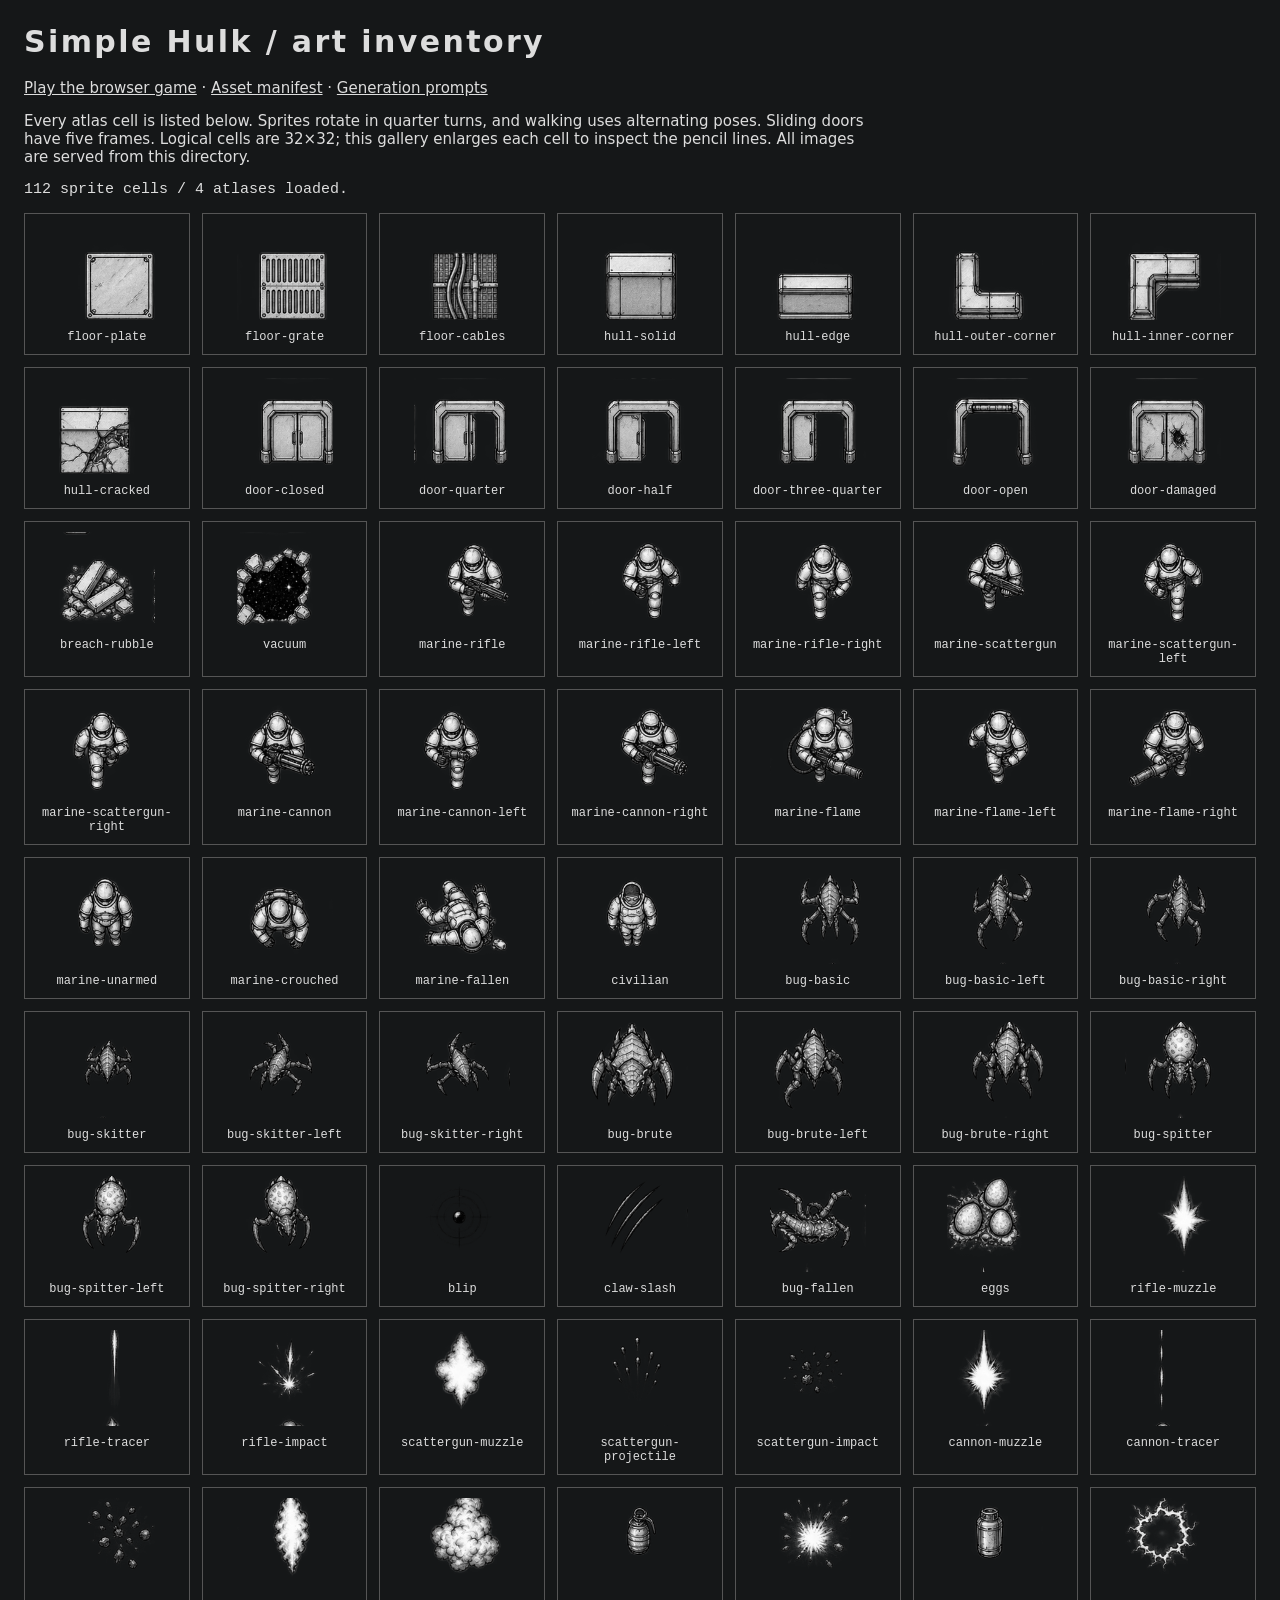
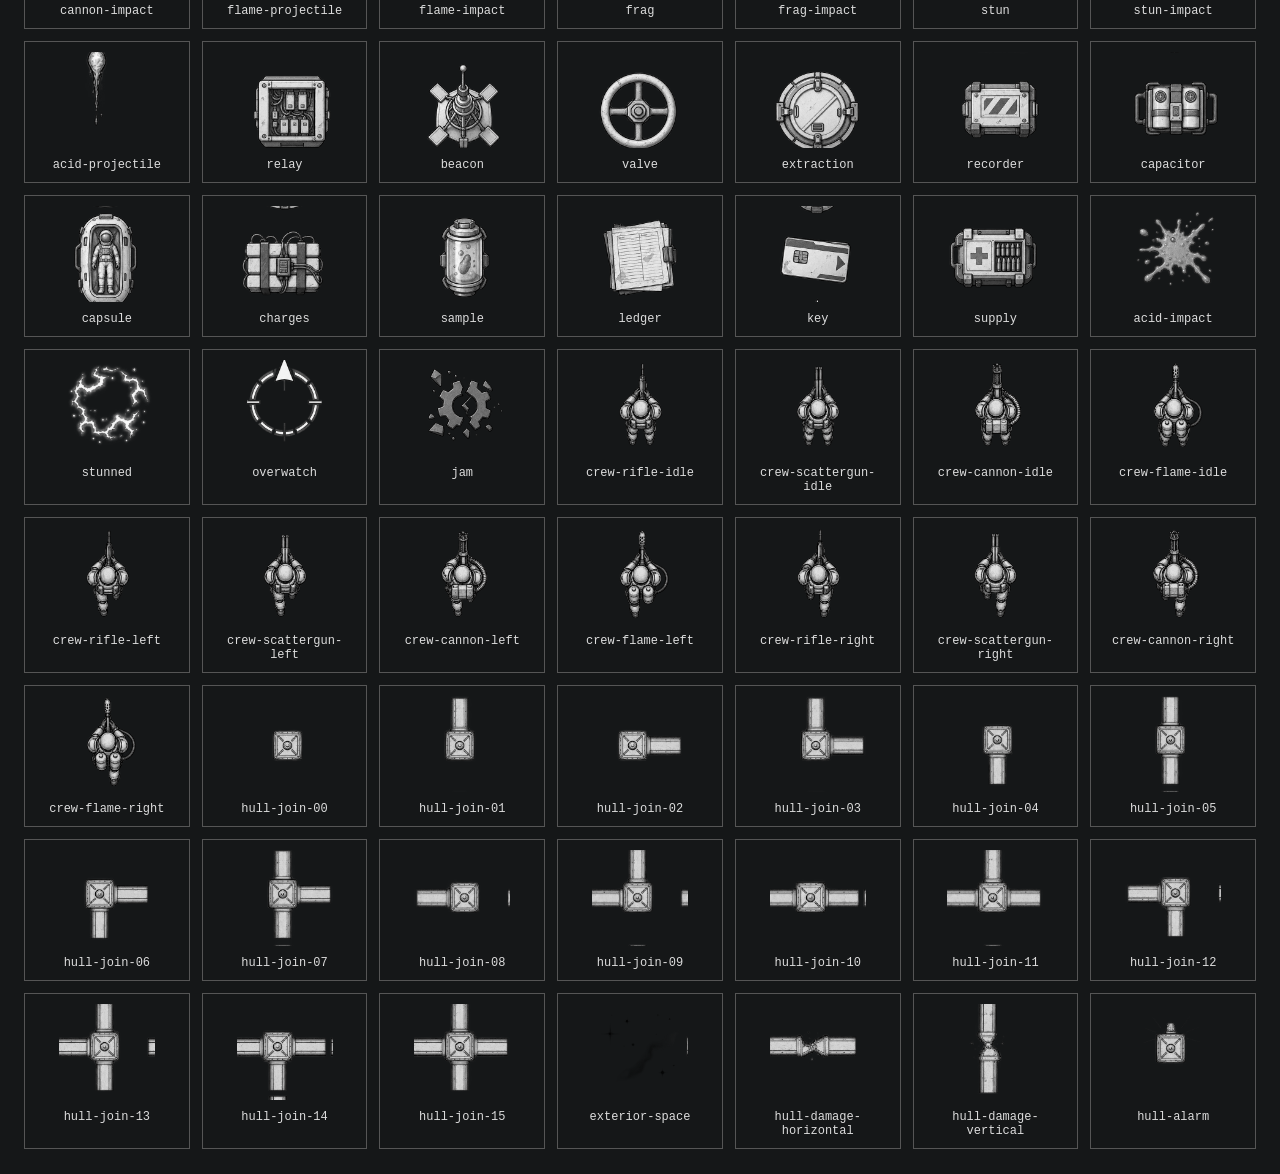
<file: assets/index.html>
<!doctype html><html lang="en"><meta charset="utf-8"><meta name="viewport" content="width=device-width,initial-scale=1"><title>Simple Hulk — art inventory</title>
<style>body{background:#151718;color:#ddd;font:15px system-ui;margin:24px}a{color:#ddd}h1{letter-spacing:.08em}#tiles{display:grid;grid-template-columns:repeat(auto-fill,minmax(145px,1fr));gap:12px}.tile{border:1px solid #555;padding:10px;text-align:center}.image{width:96px;height:96px;margin:auto;background-repeat:no-repeat;filter:grayscale(1)}p{max-width:850px}.name{font:12px monospace;overflow-wrap:anywhere;margin-top:10px}#result{font-family:monospace}</style>
<h1>Simple Hulk / art inventory</h1><p><a href="../web/index.html">Play the browser game</a> · <a href="manifest.json">Asset manifest</a> · <a href="ARTWORK.md">Generation prompts</a></p><p>Every atlas cell is listed below. Sprites rotate in quarter turns, and walking uses alternating poses. Sliding doors have five frames. Logical cells are 32×32; this gallery enlarges each cell to inspect the pencil lines. All images are served from this directory.</p><p id="result">Checking atlas files…</p><div id="tiles"></div>
<script type="module">
try {
 const m=await fetch('manifest.json').then(r=>{if(!r.ok)throw Error('Manifest unavailable');return r.json()});
 await Promise.all(Object.values(m.sheets).map(s=>new Promise((resolve,reject)=>{const i=new Image();i.onload=resolve;i.onerror=()=>reject(Error(s.file+' unavailable'));i.src=s.file})));
 for(const [name,sprite] of Object.entries(m.sprites)) {const s=m.sheets[sprite.sheet],cell=document.createElement('div'),art=document.createElement('div'),label=document.createElement('div');cell.className='tile';art.className='image';art.style.backgroundImage=`url(${s.file})`;art.style.backgroundSize=`${s.columns*96}px ${s.rows*96}px`;art.style.backgroundPosition=`${-(sprite.index%s.columns)*96}px ${-Math.floor(sprite.index/s.columns)*96}px`;label.className='name';label.textContent=name;cell.append(art,label);document.querySelector('#tiles').append(cell);}
 document.querySelector('#result').textContent=`${Object.keys(m.sprites).length} sprite cells / ${Object.keys(m.sheets).length} atlases loaded.`;
} catch(e) {document.querySelector('#result').textContent=e.message;}
</script></html>
</file>
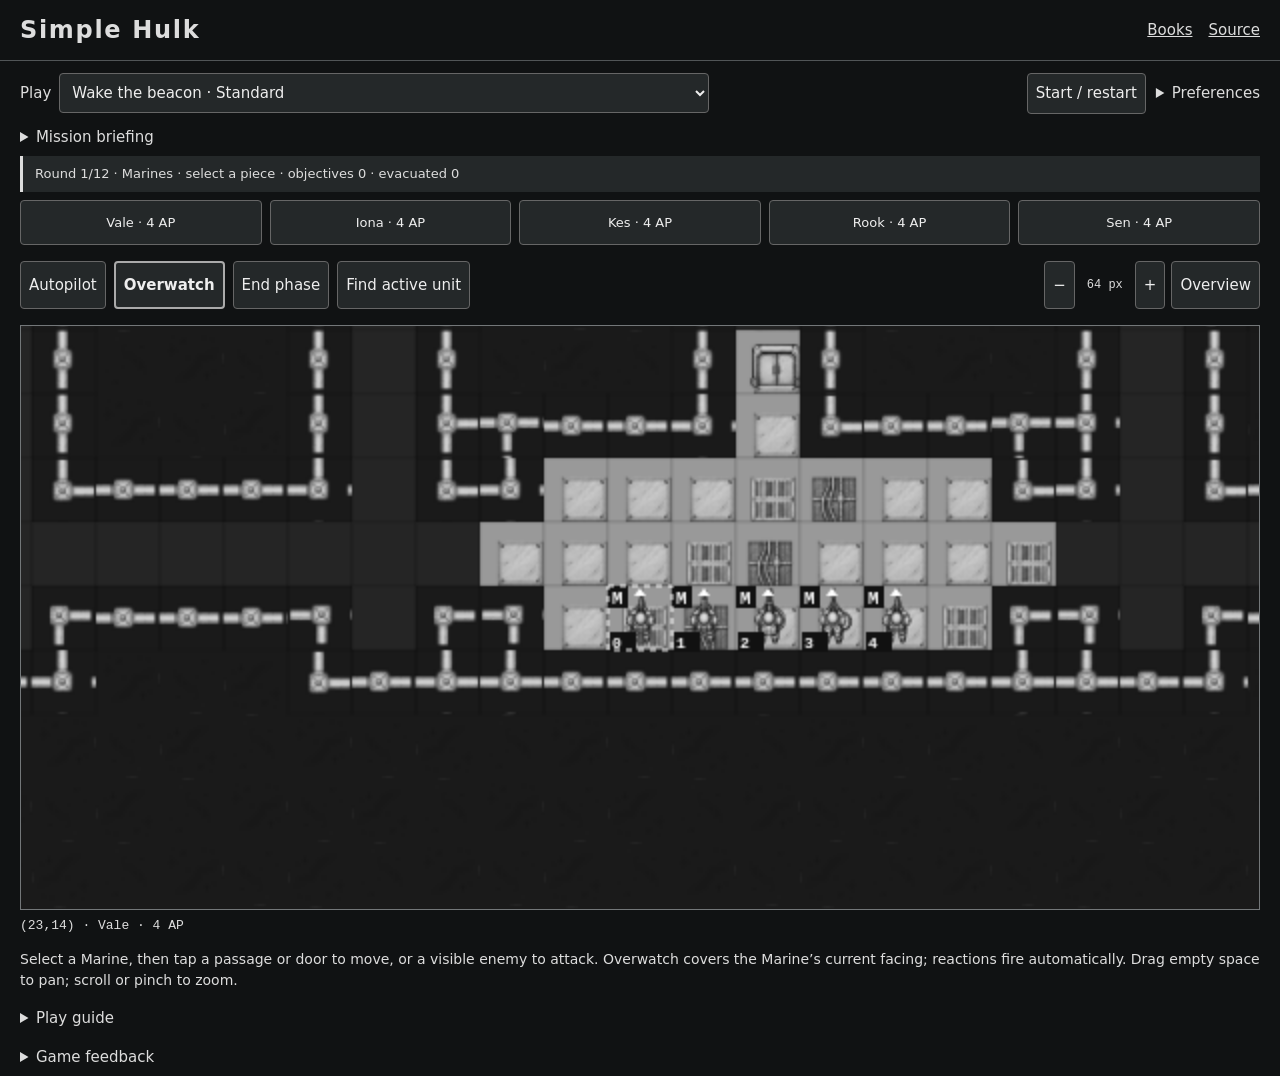
<file: web/index.html>
<!doctype html>
<html lang="en"><head><meta charset="utf-8"><meta name="viewport" content="width=device-width, initial-scale=1"><title>Simple Hulk</title><link rel="stylesheet" href="game.css"></head><body>
<header><h1>Simple Hulk</h1><nav><a href="../output/pdf/index.html">Books</a><a href="https://github.com/barbalet/simplehulk/">Source</a></nav></header>
<section class="setup"><label>Play <select id="mission" aria-label="Scenario and rules version"></select></label><button id="new" disabled>Start / restart</button><details class="preferences"><summary>Preferences</summary><label>Seed <input id="seed" type="number" min="0" max="4294967295" value="2026"></label><label>Private view <select id="viewer"><option value="0">Marines</option><option value="auto">Current team</option><option value="1">Aliens</option></select></label><label><input id="motion" type="checkbox" checked> Animation</label><label><input id="auto-reactions" type="checkbox" checked> Automatic overwatch shots</label><button id="save-log">Download log</button><p>Marine view shows current sight and sensor blips. Pass the device before switching to Alien view for private contacts.</p></details></section>
<details class="brief"><summary>Mission briefing</summary><p id="briefing"></p></details><p id="status" role="status">Loading WebAssembly…</p>
<main><section class="board-column"><div id="unit-picker" class="action-buttons" aria-label="Select a unit"></div><div class="board-toolbar"><button id="autopilot" aria-pressed="false">Autopilot</button><button id="overwatch" disabled>Overwatch</button><button id="phase">End phase</button><button id="focus">Find active unit</button><div class="zoom-tools"><button id="zoom-out" aria-label="Zoom out">−</button><span id="zoom-level">64 px</span><button id="zoom-in" aria-label="Zoom in">+</button><button id="fit">Overview</button></div></div>
<div class="map-scroll"><canvas id="map" width="1024" height="1024" tabindex="0" aria-label="Board. Arrow keys select squares, Enter selects or moves, M opens unit actions, Escape cancels."></canvas></div><section id="context" hidden aria-label="Selected unit actions"><strong id="context-name"></strong><p id="context-detail"></p><div id="movement-pad" aria-label="Move selected unit"><button data-step="-1,0" aria-label="Move north">↑</button><button data-step="0,-1" aria-label="Move west">←</button><button data-step="1,0" aria-label="Move south">↓</button><button data-step="0,1" aria-label="Move east">→</button></div><div id="unit-actions" class="action-buttons"></div><details id="extra-actions"><summary>Facing and equipment</summary><div id="advanced-actions" class="action-buttons"></div></details><button id="close-menu" aria-label="Close actions">×</button></section>
<button id="cancel-target" hidden>Cancel target selection</button>
<p id="square" role="status"></p><p id="hint">Select a Marine, then tap a passage or closed door to move, or tap a visible enemy to attack. Press Overwatch to cover its current facing. Press Autopilot to watch both teams play; press again to pause. Drag empty space to pan; scroll or pinch to zoom.</p>
<details><summary>Play guide</summary><p>Choose any mission and rules version from Play. The board is the control: select a friendly piece, choose an action button, then tap the target square or piece when prompted. Turning, overwatch, weapons, grenades and equipment are in that menu. End activation there before selecting another piece. The action panel stays below the board, leaving the map clear. Tap a distant floor square to walk a route one legal step at a time; closed doors open for their normal AP cost before movement continues. Movement stops at exhausted AP, blocked routes, or a reaction.</p><p>Click an entry letter to deploy contacts. End phase becomes Finish deployment or Resume alien attack when needed. Overwatch shots resolve automatically by default. Disable Automatic overwatch shots in Preferences to choose Fire reaction or Decline reaction yourself. The C engine checks legality and spends AP; dragging never skips cells or bypasses reactions.</p><p>Arrow keys move the square cursor; Enter selects a unit or moves to a square, M opens its menu, Escape cancels targeting. Overview shows the whole board; + enlarges pieces again. Mission items remain on their squares or carrier icons.</p></details>
<details><summary>Game feedback</summary><ol id="log" aria-live="polite" aria-relevant="additions"></ol></details></section></main>
<script type="module" src="game.js"></script></body></html>
</file>
<file: web/game.css>
:root{color-scheme:dark}*{box-sizing:border-box}body{margin:0;background:#101213;color:#ddd;font:15px/1.5 system-ui,sans-serif}header{display:flex;align-items:center;justify-content:space-between;padding:12px 20px;border-bottom:1px solid #515557}h1{font-size:24px;margin:0;letter-spacing:.07em}nav{display:flex;gap:16px}a{color:#ddd}button,input,select{font:inherit;background:#242829;color:#eee;border:1px solid #666;border-radius:4px;padding:8px;min-height:40px}button{cursor:pointer}button:hover,button:focus-visible{background:#434849;border-color:white}button:disabled{opacity:.4;cursor:default}label{display:inline-flex;gap:8px;align-items:center}input[type=number]{width:125px}.setup{display:flex;align-items:center;gap:10px;flex-wrap:wrap;padding:12px 20px}.setup>label{flex:1}.setup select{width:100%;max-width:650px}.preferences{position:relative}.preferences[open]{background:#242829;padding:12px}.preferences label{display:flex;margin:8px 0}.brief{margin:0 20px}#status{margin:8px 20px;padding:8px 12px;background:#242829;border-left:3px solid #ddd;font-size:13px}main{padding:0 20px}.board-toolbar{display:flex;align-items:center;gap:8px;margin-bottom:8px}.zoom-tools{display:flex;gap:6px;align-items:center;margin-left:auto}#zoom-level{font:12px monospace;min-width:48px;text-align:center}.map-scroll{position:relative;overflow:auto;height:65vh;min-height:300px;border:1px solid #737779;background:#181b1c;overscroll-behavior:contain;touch-action:none}canvas{display:block;filter:grayscale(1);width:2048px;height:2048px;cursor:grab;touch-action:none}canvas:focus-visible{outline:2px solid white;outline-offset:-2px}canvas.targeting{cursor:crosshair}#context{position:fixed;z-index:5;width:290px;max-width:calc(100vw - 16px);padding:12px;background:#202425;border:1px solid #eee;box-shadow:0 8px 32px #000b}#context p{font-size:12px;margin:6px 0 10px}#context label{display:flex}#unit-action{min-width:0;flex:1}#do-action{margin-top:8px;width:100%}#close-menu{position:absolute;right:3px;top:3px;min-height:24px;padding:0 6px}#context-name{display:block;padding-right:25px}#square{font:13px monospace;margin:8px 0}#hint{margin:8px 0;font-size:14px}details{margin:8px 0}summary{cursor:pointer}#log{font:12px/1.6 monospace;max-height:30vh;overflow:auto}#log li{padding:6px 0;border-bottom:1px solid #35393a}.error{background:#414141}@media(max-width:600px){header,.setup{padding:10px}main{padding:0 8px}#status,.brief{margin-left:8px;margin-right:8px}.board-toolbar{flex-wrap:wrap}.zoom-tools{margin-left:0}nav{font-size:12px}.map-scroll{height:62vh}#context{width:270px}}
/* Keep touch actions outside the board instead of covering targets. */
#context{position:static;width:100%;max-width:none;box-shadow:none;margin-top:10px;padding:12px;min-height:120px} .map-scroll{position:relative} .board-column{display:flex;flex-direction:column} #context-name{font-size:18px} #context-detail{font-size:14px!important} .action-buttons{display:flex;gap:8px;flex-wrap:wrap}.action-buttons button{min-height:48px;flex:1 0 130px;padding:12px} #close-menu{position:static;min-height:44px;margin-top:8px;padding:8px 16px} #movement-pad{display:flex;gap:8px;margin-top:12px} #movement-pad button{min-width:56px;min-height:52px;font-size:24px} #cancel-target{min-height:48px;margin:8px 0} @media(max-width:600px){button,select,summary{min-height:44px}.map-scroll{height:48vh;min-height:240px}.action-buttons button{flex-basis:140px}}

#unit-picker{margin-bottom:8px}#unit-picker button{flex:1 0 90px;min-height:44px;font-size:13px}#extra-actions summary{padding:10px;border:1px solid #666;border-radius:4px}#movement-pad[hidden],#extra-actions[hidden]{display:none}

#autopilot[aria-pressed="true"]{background:#eee;color:#111;border:2px solid white}#overwatch{font-weight:bold;border:2px solid #aaa} .board-toolbar{position:sticky;top:0;z-index:4;background:#101213;padding:8px 0} .board-toolbar button{min-height:48px} #context{scroll-margin-top:70px}
</file>
